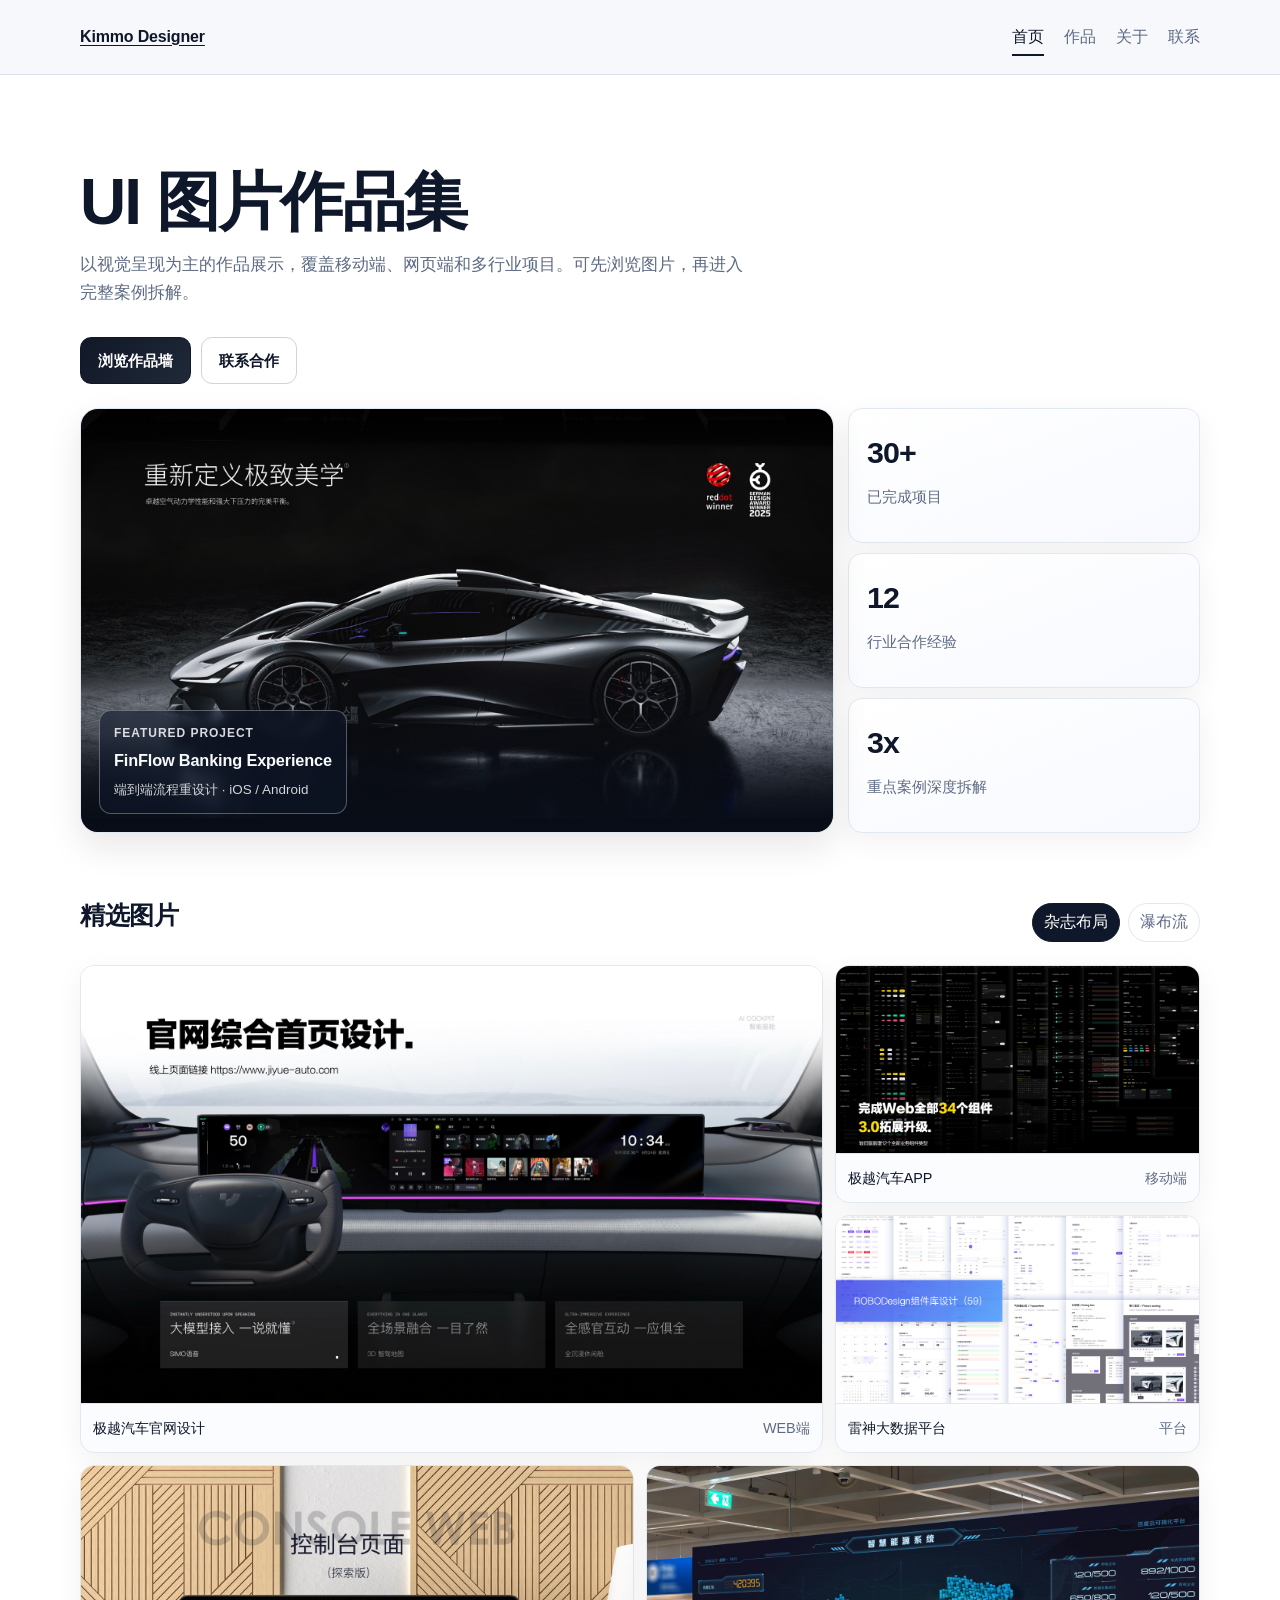
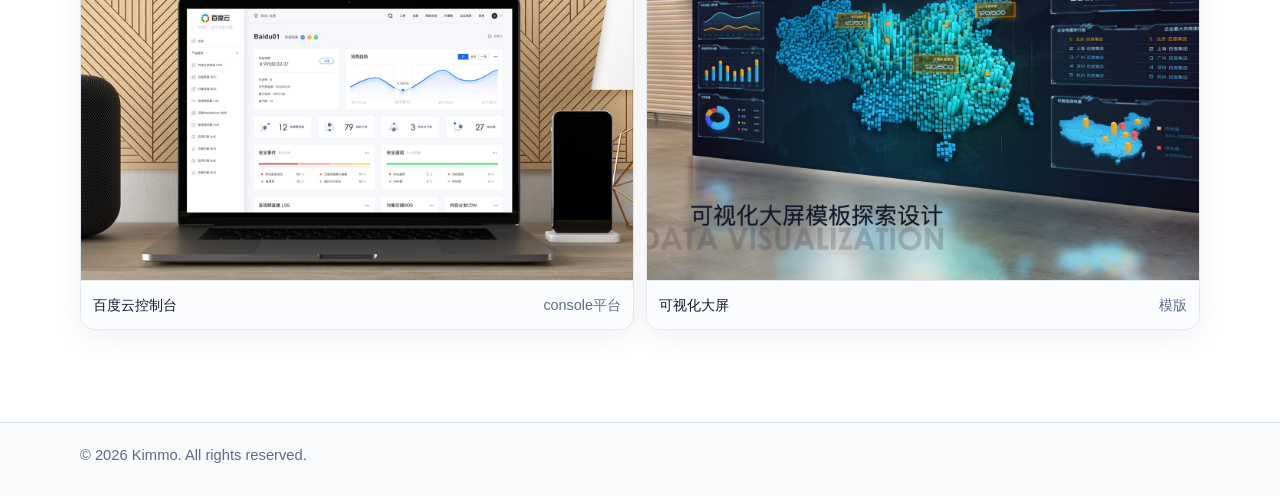
<file: index.html>
<!doctype html>
<html lang="zh-CN">
  <head>
    <meta charset="UTF-8" />
    <meta name="viewport" content="width=device-width, initial-scale=1.0" />
    <title>Kimmo | UI 设计作品集</title>
    <meta
      name="description"
      content="UI 设计师个人网站，展示移动端与网页端设计案例，聚焦转化与可用性提升。"
    />
    <meta property="og:title" content="Kimmo | UI 设计作品集" />
    <meta
      property="og:description"
      content="查看 3 个核心案例：银行产品重设计、电商结算优化、医疗预约体验升级。"
    />
    <meta property="og:type" content="website" />
    <link rel="stylesheet" href="styles.css" />
  </head>
  <body>
    <header class="site-header">
      <div class="container nav-wrap">
        <a class="brand" href="index.html">Kimmo Designer</a>
        <nav class="nav" aria-label="主导航">
          <a aria-current="page" href="index.html">首页</a>
          <a href="works.html">作品</a>
          <a href="about.html">关于</a>
          <a href="contact.html">联系</a>
        </nav>
      </div>
    </header>

    <main class="container">
      <section class="hero hero-compact">
        <h1>UI 图片作品集</h1>
        <p>
          以视觉呈现为主的作品展示，覆盖移动端、网页端和多行业项目。可先浏览图片，再进入完整案例拆解。
        </p>
        <div class="cta-row">
          <a class="btn primary" href="works.html">浏览作品墙</a>
          <a class="btn" href="contact.html">联系合作</a>
        </div>
      </section>

      <section class="kv-showcase" aria-label="首页主视觉">
        <div class="kv-main">
          <img
            class="photo-media"
            src="https://picsum.photos/id/26/1800/1100"
            data-asset="finflow/kv-main"
            alt="首页主视觉作品图"
            loading="eager"
            decoding="async"
          />
          <div class="kv-overlay-card">
            <strong>Featured Project</strong>
            <span>FinFlow Banking Experience</span>
            <small>端到端流程重设计 · iOS / Android</small>
          </div>
        </div>
        <div class="kv-side">
          <article class="kv-metric">
            <strong>30+</strong>
            <span>已完成项目</span>
          </article>
          <article class="kv-metric">
            <strong>12</strong>
            <span>行业合作经验</span>
          </article>
          <article class="kv-metric">
            <strong>3x</strong>
            <span>重点案例深度拆解</span>
          </article>
        </div>
      </section>

      <section class="section">
        <div class="gallery-intro">
          <h2>精选图片</h2>
          <div class="gallery-controls" data-layout-group="home">
            <button class="layout-btn active" type="button" data-home-layout="magazine" aria-pressed="true">
              杂志布局
            </button>
            <button class="layout-btn" type="button" data-home-layout="masonry" aria-pressed="false">
              瀑布流
            </button>
          </div>
        </div>
        <div class="photo-wall photo-wall-home" data-home-wall>
          <a class="photo-tile large" href="case-finflow.html">
            <div class="photo-frame">
              <img
                class="photo-media"
                src="https://picsum.photos/id/0/1600/1000"
                data-asset="finflow/home-cover"
                alt="FinFlow 主流程视觉稿"
                loading="lazy"
                decoding="async"
              />
            </div>
            <div class="photo-caption"><span>极越汽车官网设计</span><span>WEB端</span></div>
          </a>
          <a class="photo-tile medium" href="case-shoplane.html">
            <div class="photo-frame">
              <img
                class="photo-media"
                src="https://picsum.photos/id/20/1200/900"
                data-asset="shoplane/home-cover"
                alt="Shoplane Checkout 页面视觉稿"
                loading="lazy"
                decoding="async"
              />
            </div>
            <div class="photo-caption"><span>极越汽车APP</span><span>移动端</span></div>
          </a>
          <a class="photo-tile small" href="case-healthbridge.html">
            <div class="photo-frame">
              <img
                class="photo-media"
                src="https://picsum.photos/id/96/1200/900"
                data-asset="healthbridge/home-cover"
                alt="HealthBridge 预约流程视觉稿"
                loading="lazy"
                decoding="async"
              />
            </div>
            <div class="photo-caption"><span>雷神大数据平台</span><span>平台</span></div>
          </a>
          <a class="photo-tile medium" href="case-finflow.html">
            <div class="photo-frame">
              <img
                class="photo-media"
                src="https://picsum.photos/id/48/1200/900"
                data-asset="finflow/home-system"
                alt="FinFlow 组件规范展示图"
                loading="lazy"
                decoding="async"
              />
            </div>
            <div class="photo-caption"><span>百度云控制台</span><span>console平台</span></div>
          </a>
          <a class="photo-tile small" href="case-shoplane.html">
            <div class="photo-frame">
              <img
                class="photo-media"
                src="https://picsum.photos/id/60/1200/900"
                data-asset="shoplane/home-detail"
                alt="Shoplane 结算细节视觉图"
                loading="lazy"
                decoding="async"
              />
            </div>
            <div class="photo-caption"><span>可视化大屏</span><span>模版</span></div>
          </a>
        </div>
      </section>
    </main>

    <footer class="site-footer">
      <div class="container">© <span data-year></span> Kimmo. All rights reserved.</div>
    </footer>
    <script src="script.js"></script>
  </body>
</html>
</file>
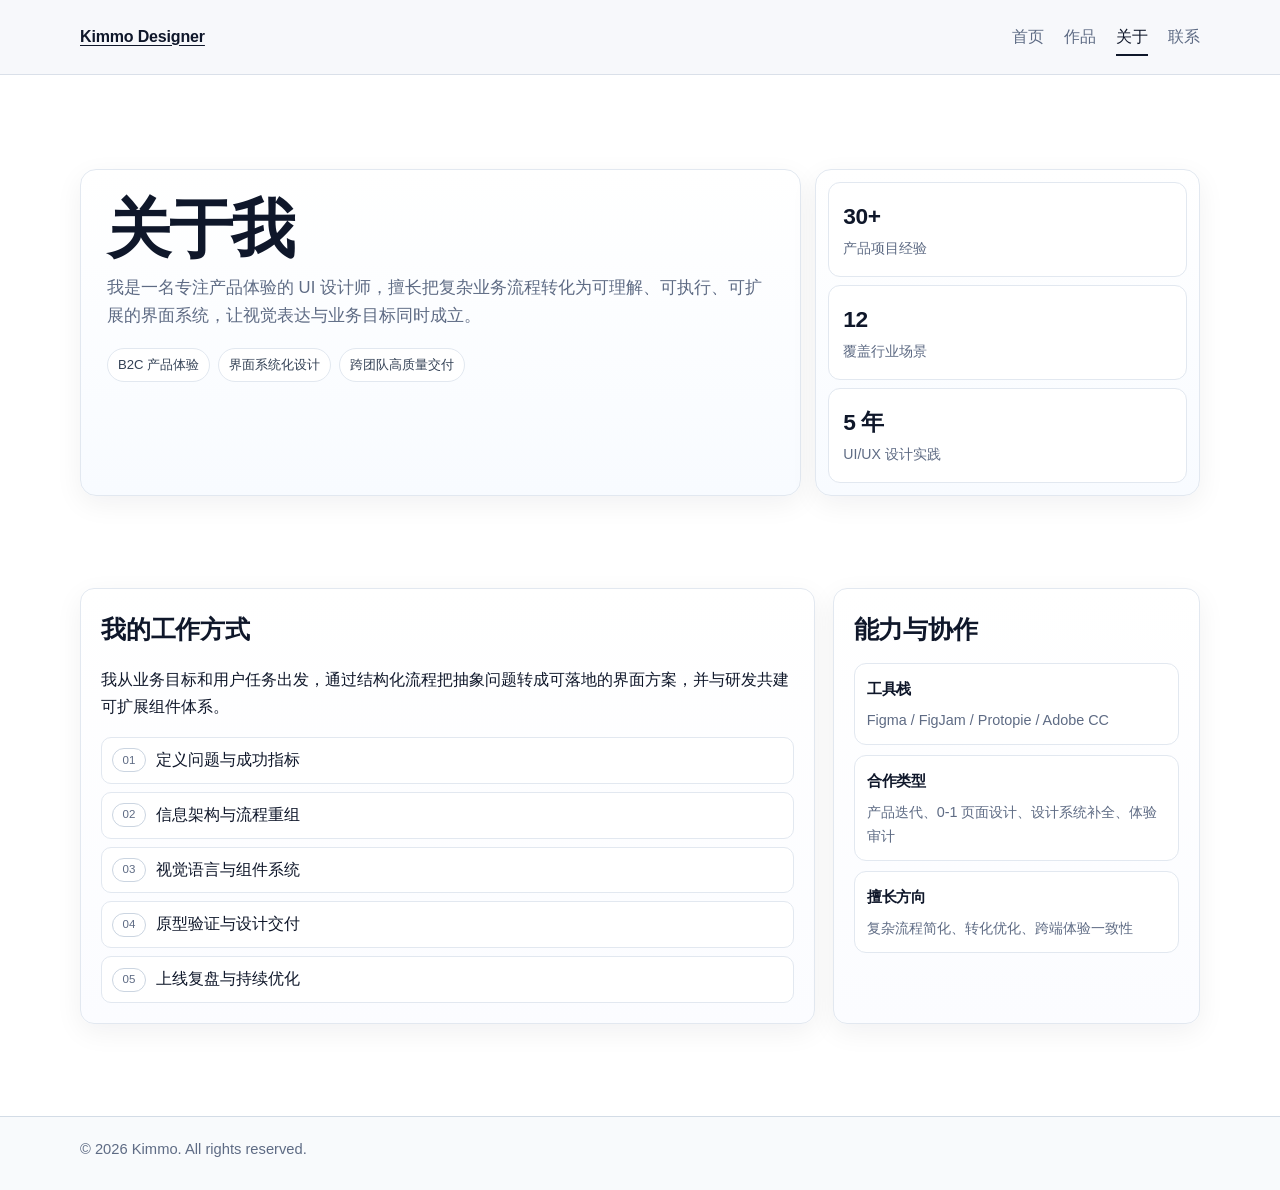
<file: about.html>
<!doctype html>
<html lang="zh-CN">
  <head>
    <meta charset="UTF-8" />
    <meta name="viewport" content="width=device-width, initial-scale=1.0" />
    <title>关于我 | Kimmo</title>
    <meta
      name="description"
      content="UI 设计师个人介绍：设计方法、工具栈与合作方式。"
    />
    <link rel="stylesheet" href="styles.css" />
  </head>
  <body>
    <header class="site-header">
      <div class="container nav-wrap">
        <a class="brand" href="index.html">Kimmo Designer</a>
        <nav class="nav" aria-label="主导航">
          <a href="index.html">首页</a>
          <a href="works.html">作品</a>
          <a aria-current="page" href="about.html">关于</a>
          <a href="contact.html">联系</a>
        </nav>
      </div>
    </header>
    <main class="container">
      <section class="hero about-hero">
        <div class="about-hero-main">
          <h1>关于我</h1>
          <p>
            我是一名专注产品体验的 UI 设计师，擅长把复杂业务流程转化为可理解、可执行、可扩展的界面系统，让视觉表达与业务目标同时成立。
          </p>
          <div class="about-tags">
            <span class="about-tag">B2C 产品体验</span>
            <span class="about-tag">界面系统化设计</span>
            <span class="about-tag">跨团队高质量交付</span>
          </div>
        </div>
        <aside class="about-hero-side">
          <article class="about-stat">
            <strong>30+</strong>
            <span>产品项目经验</span>
          </article>
          <article class="about-stat">
            <strong>12</strong>
            <span>覆盖行业场景</span>
          </article>
          <article class="about-stat">
            <strong>5 年</strong>
            <span>UI/UX 设计实践</span>
          </article>
        </aside>
      </section>

      <section class="section two-col">
        <article class="panel">
          <h2>我的工作方式</h2>
          <p>
            我从业务目标和用户任务出发，通过结构化流程把抽象问题转成可落地的界面方案，并与研发共建可扩展组件体系。
          </p>
          <ol class="about-process">
            <li><span>01</span>定义问题与成功指标</li>
            <li><span>02</span>信息架构与流程重组</li>
            <li><span>03</span>视觉语言与组件系统</li>
            <li><span>04</span>原型验证与设计交付</li>
            <li><span>05</span>上线复盘与持续优化</li>
          </ol>
        </article>
        <aside class="panel">
          <h2>能力与协作</h2>
          <div class="about-card-list">
            <div class="about-card-item">
              <h3>工具栈</h3>
              <p>Figma / FigJam / Protopie / Adobe CC</p>
            </div>
            <div class="about-card-item">
              <h3>合作类型</h3>
              <p>产品迭代、0-1 页面设计、设计系统补全、体验审计</p>
            </div>
            <div class="about-card-item">
              <h3>擅长方向</h3>
              <p>复杂流程简化、转化优化、跨端体验一致性</p>
            </div>
          </div>
        </aside>
      </section>
    </main>
    <footer class="site-footer">
      <div class="container">© <span data-year></span> Kimmo. All rights reserved.</div>
    </footer>
    <script src="script.js"></script>
  </body>
</html>
</file>
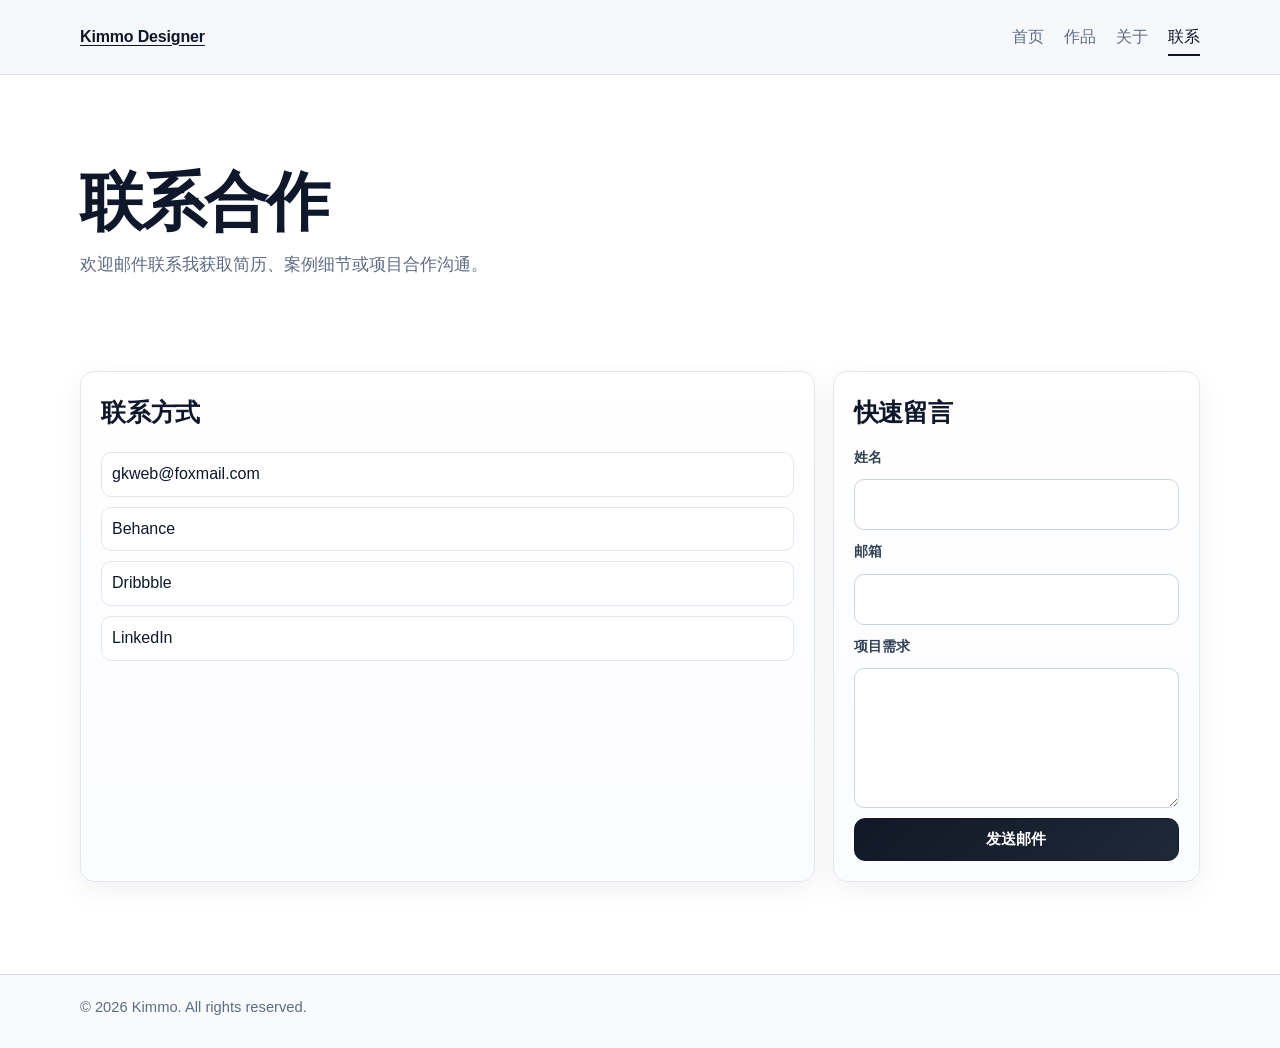
<file: contact.html>
<!doctype html>
<html lang="zh-CN">
  <head>
    <meta charset="UTF-8" />
    <meta name="viewport" content="width=device-width, initial-scale=1.0" />
    <title>联系我 | Kimmo</title>
    <meta name="description" content="联系 UI 设计师：邮箱、社媒与项目合作咨询。" />
    <link rel="stylesheet" href="styles.css" />
  </head>
  <body>
    <header class="site-header">
      <div class="container nav-wrap">
        <a class="brand" href="index.html">Kimmo Designer</a>
        <nav class="nav" aria-label="主导航">
          <a href="index.html">首页</a>
          <a href="works.html">作品</a>
          <a href="about.html">关于</a>
          <a aria-current="page" href="contact.html">联系</a>
        </nav>
      </div>
    </header>
    <main class="container">
      <section class="hero">
        <h1>联系合作</h1>
        <p>欢迎邮件联系我获取简历、案例细节或项目合作沟通。</p>
      </section>
      <section class="section two-col">
        <article class="panel">
          <h2>联系方式</h2>
          <div class="contact-list">
            <a href="mailto:gkweb@foxmail.com">gkweb@foxmail.com</a>
            <a href="mailto:gkweb@foxmail.com">Behance</a>
            <a href="mailto:gkweb@foxmail.com">Dribbble</a>
            <a href="mailto:gkweb@foxmail.com">LinkedIn</a>
          </div>
        </article>
        <aside class="panel">
          <h2>快速留言</h2>
          <form id="contact-form">
            <label for="name">姓名</label>
            <input id="name" name="name" type="text" required />
            <label for="email">邮箱</label>
            <input id="email" name="email" type="email" required />
            <label for="message">项目需求</label>
            <textarea id="message" name="message" required></textarea>
            <button class="btn primary" type="submit">发送邮件</button>
          </form>
        </aside>
      </section>
    </main>
    <footer class="site-footer">
      <div class="container">© <span data-year></span> Kimmo. All rights reserved.</div>
    </footer>
    <script src="script.js"></script>
  </body>
</html>
</file>
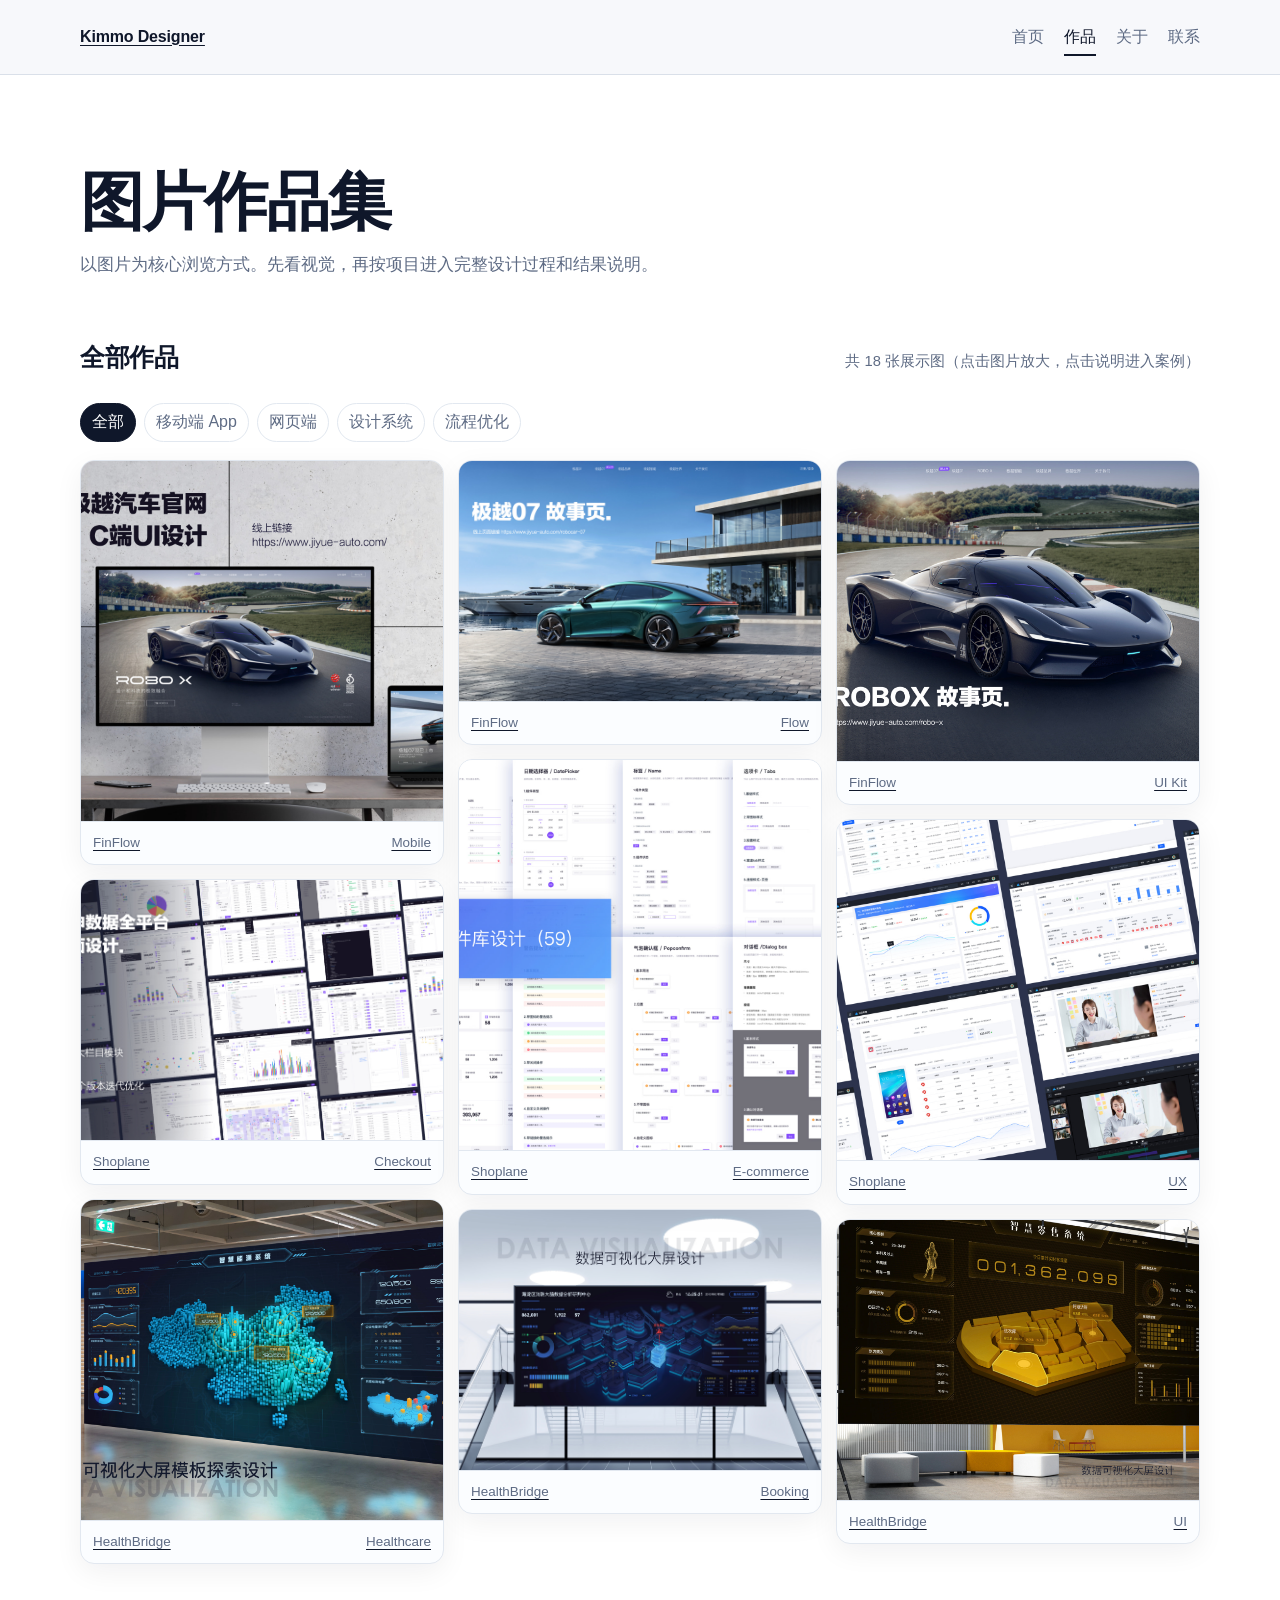
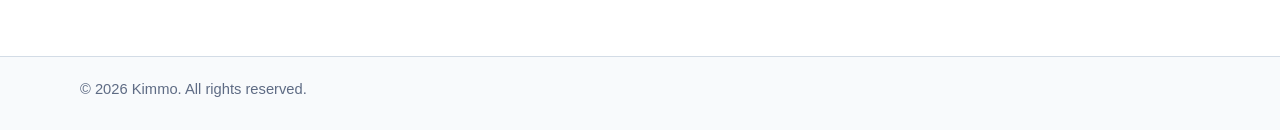
<file: works.html>
<!doctype html>
<html lang="zh-CN">
  <head>
    <meta charset="UTF-8" />
    <meta name="viewport" content="width=device-width, initial-scale=1.0" />
    <title>作品集 | Kimmo</title>
    <meta name="description" content="UI 设计项目作品集，包含金融、电商、医疗场景案例拆解。" />
    <link rel="stylesheet" href="styles.css" />
  </head>
  <body>
    <header class="site-header">
      <div class="container nav-wrap">
        <a class="brand" href="index.html">Kimmo Designer</a>
        <nav class="nav" aria-label="主导航">
          <a href="index.html">首页</a>
          <a aria-current="page" href="works.html">作品</a>
          <a href="about.html">关于</a>
          <a href="contact.html">联系</a>
        </nav>
      </div>
    </header>
    <main class="container">
      <section class="hero hero-compact">
        <h1>图片作品集</h1>
        <p>以图片为核心浏览方式。先看视觉，再按项目进入完整设计过程和结果说明。</p>
      </section>

      <section class="section">
        <div class="section-title-row">
          <h2>全部作品</h2>
          <p>共 18 张展示图（点击图片放大，点击说明进入案例）</p>
        </div>
        <div class="filters" data-filter-group="works" aria-label="作品分类">
          <button class="filter-tag active" type="button" data-filter="all">全部</button>
          <button class="filter-tag" type="button" data-filter="mobile">移动端 App</button>
          <button class="filter-tag" type="button" data-filter="web">网页端</button>
          <button class="filter-tag" type="button" data-filter="system">设计系统</button>
          <button class="filter-tag" type="button" data-filter="flow">流程优化</button>
        </div>

        <div class="masonry">
          <a
            class="work-shot"
            href="case-finflow.html"
            style="--shot-height: 360px"
            data-category="mobile flow"
          >
            <div class="photo-frame">
              <img
                class="photo-media"
                src="https://picsum.photos/id/0/1200/1400"
                data-asset="finflow/works-01"
                alt="FinFlow 开户主流程设计图"
                loading="lazy"
                decoding="async"
              />
            </div>
            <figcaption><span>FinFlow</span><span>Mobile</span></figcaption>
          </a>
          <a
            class="work-shot"
            href="case-shoplane.html"
            style="--shot-height: 260px"
            data-category="web flow"
          >
            <div class="photo-frame">
              <img
                class="photo-media"
                src="https://picsum.photos/id/20/1200/1000"
                data-asset="shoplane/works-01"
                alt="Shoplane 购物车与结算页面"
                loading="lazy"
                decoding="async"
              />
            </div>
            <figcaption><span>Shoplane</span><span>Checkout</span></figcaption>
          </a>
          <a
            class="work-shot"
            href="case-healthbridge.html"
            style="--shot-height: 320px"
            data-category="web flow"
          >
            <div class="photo-frame">
              <img
                class="photo-media"
                src="https://picsum.photos/id/96/1200/1300"
                data-asset="healthbridge/works-01"
                alt="HealthBridge 医生选择界面"
                loading="lazy"
                decoding="async"
              />
            </div>
            <figcaption><span>HealthBridge</span><span>Healthcare</span></figcaption>
          </a>
          <a
            class="work-shot"
            href="case-finflow.html"
            style="--shot-height: 240px"
            data-category="mobile flow"
          >
            <div class="photo-frame">
              <img
                class="photo-media"
                src="https://picsum.photos/id/48/1200/900"
                data-asset="finflow/works-02"
                alt="FinFlow 转账反馈状态页面"
                loading="lazy"
                decoding="async"
              />
            </div>
            <figcaption><span>FinFlow</span><span>Flow</span></figcaption>
          </a>
          <a
            class="work-shot"
            href="case-shoplane.html"
            style="--shot-height: 390px"
            data-category="web flow"
          >
            <div class="photo-frame">
              <img
                class="photo-media"
                src="https://picsum.photos/id/60/1200/1500"
                data-asset="shoplane/works-02"
                alt="Shoplane 支付方式层级设计图"
                loading="lazy"
                decoding="async"
              />
            </div>
            <figcaption><span>Shoplane</span><span>E-commerce</span></figcaption>
          </a>
          <a
            class="work-shot"
            href="case-healthbridge.html"
            style="--shot-height: 260px"
            data-category="web flow"
          >
            <div class="photo-frame">
              <img
                class="photo-media"
                src="https://picsum.photos/id/1040/1200/1000"
                data-asset="healthbridge/works-02"
                alt="HealthBridge 档期日历界面"
                loading="lazy"
                decoding="async"
              />
            </div>
            <figcaption><span>HealthBridge</span><span>Booking</span></figcaption>
          </a>
          <a
            class="work-shot"
            href="case-finflow.html"
            style="--shot-height: 300px"
            data-category="mobile system"
          >
            <div class="photo-frame">
              <img
                class="photo-media"
                src="https://picsum.photos/id/1060/1200/1200"
                data-asset="finflow/works-03"
                alt="FinFlow 卡片组件系统"
                loading="lazy"
                decoding="async"
              />
            </div>
            <figcaption><span>FinFlow</span><span>UI Kit</span></figcaption>
          </a>
          <a
            class="work-shot"
            href="case-shoplane.html"
            style="--shot-height: 340px"
            data-category="web system"
          >
            <div class="photo-frame">
              <img
                class="photo-media"
                src="https://picsum.photos/id/1084/1200/1300"
                data-asset="shoplane/works-03"
                alt="Shoplane 错误提示策略展示"
                loading="lazy"
                decoding="async"
              />
            </div>
            <figcaption><span>Shoplane</span><span>UX</span></figcaption>
          </a>
          <a
            class="work-shot"
            href="case-healthbridge.html"
            style="--shot-height: 280px"
            data-category="web mobile flow"
          >
            <div class="photo-frame">
              <img
                class="photo-media"
                src="https://picsum.photos/id/1011/1200/1100"
                data-asset="healthbridge/works-03"
                alt="HealthBridge 预约确认页"
                loading="lazy"
                decoding="async"
              />
            </div>
            <figcaption><span>HealthBridge</span><span>UI</span></figcaption>
          </a>
        </div>
      </section>
    </main>
    <footer class="site-footer">
      <div class="container">© <span data-year></span> Kimmo. All rights reserved.</div>
    </footer>
    <script src="script.js"></script>
  </body>
</html>
</file>
<file: styles.css>
:root {
  --bg: #ffffff;
  --surface: #ffffff;
  --surface-soft: #fbfcff;
  --text: #0f172a;
  --muted: #5e6b84;
  --line: #e2e8f0;
  --line-strong: #cbd5e1;
  --accent: #111827;
  --accent-soft: #eef2ff;
  --accent-invert: #ffffff;
  --shadow-soft: 0 8px 28px rgba(15, 23, 42, 0.06);
  --shadow-hover: 0 14px 34px rgba(15, 23, 42, 0.1);
}

* {
  box-sizing: border-box;
}

html,
body {
  margin: 0;
  padding: 0;
  background: var(--bg);
  color: var(--text);
  font-family: "Inter", -apple-system, BlinkMacSystemFont, "Segoe UI", Roboto, sans-serif;
  line-height: 1.68;
  -webkit-font-smoothing: antialiased;
  text-rendering: optimizeLegibility;
}

a {
  color: inherit;
  text-underline-offset: 0.2em;
}

.container {
  width: min(1120px, 92%);
  margin: 0 auto;
}

.site-header {
  position: sticky;
  top: 0;
  z-index: 20;
  background: rgba(246, 247, 251, 0.82);
  border-bottom: 1px solid rgba(203, 213, 225, 0.65);
  backdrop-filter: saturate(130%) blur(10px);
}

.nav-wrap {
  display: flex;
  align-items: center;
  justify-content: space-between;
  min-height: 74px;
}

.brand {
  font-weight: 700;
  letter-spacing: -0.01em;
}

.nav {
  display: flex;
  gap: 20px;
  flex-wrap: wrap;
}

.nav a {
  position: relative;
  color: var(--muted);
  text-decoration: none;
  font-weight: 500;
  transition: color 0.2s ease;
}

.nav a::after {
  content: "";
  position: absolute;
  left: 0;
  bottom: -6px;
  width: 100%;
  height: 2px;
  background: var(--text);
  transform: scaleX(0);
  transform-origin: left;
  transition: transform 0.22s ease;
}

.nav a:hover {
  color: var(--text);
}

.nav a:hover::after,
.nav a[aria-current="page"]::after {
  transform: scaleX(1);
}

.nav a[aria-current="page"] {
  color: var(--text);
}

.hero {
  padding: 94px 0 58px;
}

.hero h1 {
  margin: 0 0 14px;
  font-size: clamp(2.3rem, 5.2vw, 4rem);
  line-height: 1.06;
  letter-spacing: -0.03em;
  max-width: 12ch;
}

.hero p {
  margin: 0;
  max-width: 72ch;
  color: var(--muted);
  font-size: 1.04rem;
}

.cta-row {
  margin-top: 30px;
  display: flex;
  gap: 10px;
  flex-wrap: wrap;
}

.btn {
  display: inline-flex;
  align-items: center;
  justify-content: center;
  border: 1px solid var(--line-strong);
  border-radius: 11px;
  background: var(--surface);
  color: var(--text);
  padding: 10px 17px;
  font-size: 0.95rem;
  font-weight: 600;
  text-decoration: none;
  transition: all 0.22s ease;
}

.btn:hover {
  text-decoration: none;
  transform: translateY(-1px);
  box-shadow: var(--shadow-soft);
}

.btn.primary {
  background: linear-gradient(135deg, #111827, #1f2937);
  border-color: #111827;
  color: var(--accent-invert);
}

.btn.primary:hover {
  box-shadow: 0 12px 26px rgba(17, 24, 39, 0.24);
}

.section {
  padding: 34px 0 50px;
}

.section h2 {
  margin: 0 0 12px;
  font-size: 1.56rem;
  letter-spacing: -0.02em;
}

.section-intro {
  margin: 0 0 24px;
  color: var(--muted);
}

.grid {
  display: grid;
  grid-template-columns: repeat(3, minmax(0, 1fr));
  gap: 16px;
}

.card,
.panel,
.kpi,
.work-shot,
.photo-tile {
  border: 1px solid var(--line);
  border-radius: 14px;
  background: linear-gradient(180deg, var(--surface), var(--surface-soft));
  box-shadow: var(--shadow-soft);
}

.card {
  padding: 20px;
  transition: transform 0.22s ease, box-shadow 0.22s ease, border-color 0.22s ease;
}

.card:hover {
  transform: translateY(-2px);
  border-color: var(--line-strong);
  box-shadow: var(--shadow-hover);
}

.card h3 {
  margin: 0 0 8px;
  font-size: 1.02rem;
  line-height: 1.35;
}

.card p {
  margin: 0;
  color: var(--muted);
  font-size: 0.95rem;
}

.meta {
  display: flex;
  flex-wrap: wrap;
  gap: 10px;
  margin-top: 12px;
  color: var(--muted);
  font-size: 0.88rem;
}

.pill {
  border: 1px solid var(--line);
  border-radius: 999px;
  padding: 3px 10px;
  background: #f8fafc;
  color: #334155;
}

.case-header {
  padding: 80px 0 20px;
}

.case-kpis {
  display: grid;
  grid-template-columns: repeat(3, minmax(0, 1fr));
  gap: 12px;
}

.kpi {
  padding: 16px;
}

.kpi strong {
  display: block;
  margin-bottom: 2px;
  font-size: 1.35rem;
  letter-spacing: -0.02em;
}

.two-col {
  display: grid;
  grid-template-columns: 2fr 1fr;
  gap: 18px;
}

.panel {
  padding: 20px;
}

.panel h2,
.panel h3 {
  margin-top: 0;
  letter-spacing: -0.01em;
}

.panel p:last-child {
  margin-bottom: 0;
}

.site-footer {
  margin-top: 42px;
  border-top: 1px solid rgba(203, 213, 225, 0.8);
  background: rgba(248, 250, 252, 0.9);
}

.site-footer .container {
  padding: 20px 0 28px;
  color: var(--muted);
  font-size: 0.92rem;
}

.contact-list {
  display: grid;
  gap: 10px;
  margin: 18px 0;
}

.contact-list a {
  padding: 8px 10px;
  border: 1px solid var(--line);
  border-radius: 10px;
  text-decoration: none;
  background: var(--surface);
  transition: all 0.2s ease;
}

.contact-list a:hover {
  border-color: var(--line-strong);
  transform: translateX(2px);
}

form {
  display: grid;
  gap: 10px;
}

label {
  font-size: 0.88rem;
  color: #334155;
  font-weight: 600;
}

input,
textarea {
  width: 100%;
  padding: 11px 12px;
  border: 1px solid var(--line-strong);
  border-radius: 10px;
  background: #ffffff;
  color: var(--text);
  font: inherit;
  transition: border-color 0.2s ease, box-shadow 0.2s ease;
}

input:focus,
textarea:focus {
  outline: none;
  border-color: #6366f1;
  box-shadow: 0 0 0 4px rgba(99, 102, 241, 0.15);
}

textarea {
  min-height: 140px;
  resize: vertical;
}

.hero-compact {
  padding-bottom: 24px;
}

.kv-showcase {
  display: grid;
  grid-template-columns: 1.5fr 0.7fr;
  gap: 14px;
  margin: 0 0 28px;
}

.kv-main {
  position: relative;
  min-height: 420px;
  border: 1px solid var(--line);
  border-radius: 18px;
  overflow: hidden;
  box-shadow: var(--shadow-hover);
  background: #dbe7ff;
}

.kv-main::after {
  content: "";
  position: absolute;
  inset: auto 0 0;
  height: 42%;
  background: linear-gradient(to top, rgba(15, 23, 42, 0.56), rgba(15, 23, 42, 0));
  pointer-events: none;
}

.kv-main .photo-media {
  width: 100%;
  height: 100%;
}

.kv-overlay-card {
  position: absolute;
  left: 18px;
  bottom: 18px;
  z-index: 2;
  display: grid;
  gap: 4px;
  padding: 12px 14px;
  border: 1px solid rgba(255, 255, 255, 0.3);
  border-radius: 12px;
  background: rgba(15, 23, 42, 0.58);
  color: #f8fafc;
  backdrop-filter: blur(6px);
}

.kv-overlay-card strong {
  font-size: 0.75rem;
  letter-spacing: 0.08em;
  text-transform: uppercase;
  opacity: 0.86;
}

.kv-overlay-card span {
  font-size: 1.02rem;
  font-weight: 600;
  letter-spacing: -0.01em;
}

.kv-overlay-card small {
  font-size: 0.84rem;
  opacity: 0.84;
}

.kv-side {
  display: grid;
  gap: 10px;
}

.kv-metric {
  padding: 18px;
  border: 1px solid var(--line);
  border-radius: 14px;
  background: linear-gradient(160deg, #ffffff, #f7f9ff);
  box-shadow: var(--shadow-soft);
}

.kv-metric strong {
  display: block;
  margin-bottom: 6px;
  font-size: 1.9rem;
  letter-spacing: -0.03em;
}

.kv-metric span {
  color: var(--muted);
  font-size: 0.92rem;
}

.about-hero {
  display: grid;
  grid-template-columns: 1.5fr 0.8fr;
  gap: 14px;
}

.about-hero-main,
.about-hero-side {
  border: 1px solid var(--line);
  border-radius: 16px;
  background: linear-gradient(180deg, #ffffff, #f8fbff);
  box-shadow: var(--shadow-soft);
}

.about-hero-main {
  padding: 26px;
}

.about-hero-main h1 {
  margin-bottom: 10px;
}

.about-tags {
  margin-top: 18px;
  display: flex;
  gap: 8px;
  flex-wrap: wrap;
}

.about-tag {
  padding: 5px 10px;
  border-radius: 999px;
  border: 1px solid var(--line);
  background: #ffffff;
  font-size: 0.82rem;
  color: #334155;
}

.about-hero-side {
  padding: 12px;
  display: grid;
  gap: 8px;
}

.about-stat {
  border: 1px solid var(--line);
  border-radius: 12px;
  background: #ffffff;
  padding: 14px;
}

.about-stat strong {
  display: block;
  font-size: 1.42rem;
  letter-spacing: -0.02em;
}

.about-stat span {
  color: var(--muted);
  font-size: 0.88rem;
}

.about-process {
  margin: 16px 0 0;
  padding: 0;
  list-style: none;
  display: grid;
  gap: 8px;
}

.about-process li {
  display: flex;
  align-items: center;
  gap: 10px;
  padding: 9px 10px;
  border: 1px solid var(--line);
  border-radius: 10px;
  background: #ffffff;
}

.about-process li span {
  width: 34px;
  height: 24px;
  border-radius: 999px;
  border: 1px solid var(--line-strong);
  display: inline-flex;
  align-items: center;
  justify-content: center;
  font-size: 0.72rem;
  color: var(--muted);
}

.about-card-list {
  display: grid;
  gap: 10px;
}

.about-card-item {
  border: 1px solid var(--line);
  border-radius: 12px;
  padding: 12px;
  background: #ffffff;
}

.about-card-item h3 {
  margin: 0 0 6px;
  font-size: 0.96rem;
}

.about-card-item p {
  margin: 0;
  color: var(--muted);
  font-size: 0.9rem;
}

.gallery-intro {
  display: flex;
  justify-content: space-between;
  align-items: center;
  gap: 16px;
  margin-bottom: 16px;
  flex-wrap: wrap;
}

.gallery-intro p {
  margin: 0;
  color: var(--muted);
}

.gallery-controls {
  display: inline-flex;
  gap: 8px;
  align-items: center;
}

.layout-btn {
  border: 1px solid var(--line);
  border-radius: 999px;
  padding: 5px 11px;
  font-size: 0.84rem;
  color: var(--muted);
  background: #fff;
  cursor: pointer;
  font: inherit;
  transition: all 0.2s ease;
}

.layout-btn:hover {
  border-color: var(--line-strong);
  color: var(--text);
}

.layout-btn.active {
  color: #ffffff;
  background: #0f172a;
  border-color: #0f172a;
}

.photo-wall {
  display: grid;
  grid-template-columns: repeat(12, minmax(0, 1fr));
  gap: 12px;
}

.photo-wall-home {
  --home-top-row: 238px;
  grid-template-areas:
    "hero hero hero hero hero hero hero hero sideTop sideTop sideTop sideTop"
    "hero hero hero hero hero hero hero hero sideMid sideMid sideMid sideMid"
    "bottomLeft bottomLeft bottomLeft bottomLeft bottomLeft bottomLeft bottomRight bottomRight bottomRight bottomRight bottomRight bottomRight";
  grid-template-rows: var(--home-top-row) var(--home-top-row) auto;
  align-items: stretch;
}

.photo-wall-home .photo-tile:nth-child(1) {
  grid-area: hero;
}

.photo-wall-home .photo-tile:nth-child(2) {
  grid-area: sideTop;
}

.photo-wall-home .photo-tile:nth-child(3) {
  grid-area: sideMid;
}

.photo-wall-home .photo-tile:nth-child(4) {
  grid-area: bottomLeft;
}

.photo-wall-home .photo-tile:nth-child(5) {
  grid-area: bottomRight;
}

.photo-wall-home .photo-frame {
  min-height: 0;
  height: 100%;
}

.photo-wall-home .photo-tile {
  display: grid;
  grid-template-rows: 1fr auto;
  height: 100%;
}

.photo-wall-home .photo-tile:nth-child(4) .photo-frame,
.photo-wall-home .photo-tile:nth-child(5) .photo-frame {
  aspect-ratio: 4 / 3;
  height: auto;
}

.photo-wall-home.home-layout-masonry {
  display: block;
  column-count: 3;
  column-gap: 12px;
}

.photo-wall-home.home-layout-masonry .photo-tile {
  display: block;
  break-inside: avoid;
  margin-bottom: 12px;
  height: auto;
}

.photo-wall-home.home-layout-masonry .photo-tile:nth-child(n) {
  grid-column: auto;
  grid-row: auto;
}

.photo-wall-home.home-layout-masonry .photo-frame,
.photo-wall-home.home-layout-masonry .photo-tile.large .photo-frame,
.photo-wall-home.home-layout-masonry .photo-tile.medium .photo-frame,
.photo-wall-home.home-layout-masonry .photo-tile.small .photo-frame {
  min-height: 280px;
}

.photo-tile {
  overflow: hidden;
  text-decoration: none;
  color: var(--text);
  transition: transform 0.24s ease, box-shadow 0.24s ease;
}

.photo-tile:hover {
  transform: translateY(-2px);
  box-shadow: var(--shadow-hover);
}

.photo-tile.large {
  grid-column: span 8;
}

.photo-tile.medium {
  grid-column: span 4;
}

.photo-tile.small {
  grid-column: span 4;
}

.photo-frame {
  min-height: 180px;
  position: relative;
  overflow: hidden;
  background: #e2e8f0;
}

.photo-media {
  width: 100%;
  height: 100%;
  display: block;
  object-fit: cover;
  transition: transform 0.3s ease;
  cursor: zoom-in;
}

.photo-tile:hover .photo-media,
.work-shot:hover .photo-media {
  transform: scale(1.04);
}

.photo-tile.large .photo-frame {
  min-height: 380px;
}

.photo-tile.medium .photo-frame {
  min-height: 230px;
}

.photo-wall-home .photo-tile.large .photo-frame,
.photo-wall-home .photo-tile.medium .photo-frame,
.photo-wall-home .photo-tile.small .photo-frame {
  min-height: 100%;
}

.photo-caption {
  width: 100%;
  display: flex;
  justify-content: space-between;
  gap: 12px;
  padding: 12px;
  font-size: 0.9rem;
  border-top: 1px solid var(--line);
}

.photo-caption span:last-child {
  color: var(--muted);
}

.filters {
  display: flex;
  gap: 8px;
  flex-wrap: wrap;
  margin: 0 0 18px;
}

.filter-tag {
  border: 1px solid var(--line);
  border-radius: 999px;
  padding: 5px 11px;
  font-size: 0.86rem;
  color: var(--muted);
  background: #fff;
  cursor: pointer;
  font: inherit;
  transition: all 0.2s ease;
}

.filter-tag:hover {
  border-color: var(--line-strong);
  color: var(--text);
}

.filter-tag.active {
  color: #ffffff;
  background: #0f172a;
  border-color: #0f172a;
}

.masonry {
  column-count: 3;
  column-gap: 14px;
}

.work-shot {
  display: block;
  break-inside: avoid;
  margin-bottom: 14px;
  overflow: hidden;
  background: #fbfdff;
  transition: transform 0.24s ease, box-shadow 0.24s ease;
}

.work-shot:hover {
  transform: translateY(-2px);
  box-shadow: var(--shadow-hover);
}

.work-shot .photo-frame {
  min-height: var(--shot-height, 280px);
}

.work-shot .photo-media {
  height: var(--shot-height, 280px);
}

.work-shot figcaption {
  display: flex;
  justify-content: space-between;
  gap: 8px;
  padding: 10px 12px;
  font-size: 0.84rem;
  color: var(--muted);
  border-top: 1px solid var(--line);
}

.case-gallery {
  display: grid;
  grid-template-columns: 2fr 1fr;
  gap: 12px;
  margin: 20px 0 14px;
}

.case-gallery .work-shot {
  margin: 0;
}

.case-gallery-stack {
  display: grid;
  gap: 12px;
}

.section-title-row {
  display: flex;
  justify-content: space-between;
  align-items: baseline;
  gap: 12px;
  margin-bottom: 12px;
}

.section-title-row p {
  margin: 0;
  color: var(--muted);
  font-size: 0.92rem;
}

.work-shot[hidden] {
  display: none;
}

.lightbox {
  position: fixed;
  inset: 0;
  z-index: 100;
  display: none;
  align-items: center;
  justify-content: center;
  padding: 20px;
  background: rgba(2, 6, 23, 0.85);
  backdrop-filter: blur(3px);
}

.lightbox.open {
  display: flex;
}

.lightbox img {
  max-width: min(1240px, 95vw);
  max-height: 88vh;
  border-radius: 12px;
  box-shadow: 0 24px 60px rgba(2, 6, 23, 0.5);
  background: #ffffff;
}

.lightbox button {
  position: absolute;
  top: 16px;
  right: 16px;
  border: 1px solid rgba(255, 255, 255, 0.35);
  border-radius: 10px;
  background: rgba(2, 6, 23, 0.4);
  color: #ffffff;
  padding: 8px 11px;
  cursor: pointer;
}

@media (max-width: 900px) {
  .grid {
    grid-template-columns: repeat(2, minmax(0, 1fr));
  }

  .two-col {
    grid-template-columns: 1fr;
  }

  .photo-tile.large,
  .photo-tile.medium,
  .photo-tile.small {
    grid-column: span 6;
  }

  .photo-wall-home {
    --home-top-row: 216px;
    grid-template-areas:
      "hero hero hero hero hero hero sideTop sideTop sideTop sideTop sideTop sideTop"
      "hero hero hero hero hero hero sideMid sideMid sideMid sideMid sideMid sideMid"
      "bottomLeft bottomLeft bottomLeft bottomLeft bottomLeft bottomLeft bottomRight bottomRight bottomRight bottomRight bottomRight bottomRight";
  }

  .photo-wall-home.home-layout-masonry {
    column-count: 2;
  }

  .photo-wall-home.home-layout-masonry .photo-frame,
  .photo-wall-home.home-layout-masonry .photo-tile.large .photo-frame,
  .photo-wall-home.home-layout-masonry .photo-tile.medium .photo-frame,
  .photo-wall-home.home-layout-masonry .photo-tile.small .photo-frame {
    min-height: 250px;
  }

  .masonry {
    column-count: 2;
  }

  .case-gallery {
    grid-template-columns: 1fr;
  }

  .kv-showcase {
    grid-template-columns: 1fr;
  }

  .kv-main {
    min-height: 360px;
  }

  .kv-side {
    grid-template-columns: repeat(3, minmax(0, 1fr));
  }

  .about-hero {
    grid-template-columns: 1fr;
  }

  .about-hero-side {
    grid-template-columns: repeat(3, minmax(0, 1fr));
  }
}

@media (max-width: 640px) {
  .nav-wrap {
    align-items: flex-start;
    flex-direction: column;
    gap: 10px;
    padding: 12px 0;
  }

  .hero {
    padding-top: 62px;
  }

  .grid,
  .case-kpis {
    grid-template-columns: 1fr;
  }

  .photo-tile.large,
  .photo-tile.medium,
  .photo-tile.small {
    grid-column: span 12;
  }

  .photo-wall-home {
    grid-template-areas:
      "hero hero hero hero hero hero hero hero hero hero hero hero"
      "sideTop sideTop sideTop sideTop sideTop sideTop sideTop sideTop sideTop sideTop sideTop sideTop"
      "sideMid sideMid sideMid sideMid sideMid sideMid sideMid sideMid sideMid sideMid sideMid sideMid"
      "bottomLeft bottomLeft bottomLeft bottomLeft bottomLeft bottomLeft bottomLeft bottomLeft bottomLeft bottomLeft bottomLeft bottomLeft"
      "bottomRight bottomRight bottomRight bottomRight bottomRight bottomRight bottomRight bottomRight bottomRight bottomRight bottomRight bottomRight";
    grid-template-rows: auto;
  }

  .photo-wall-home .photo-tile {
    height: auto;
  }

  .photo-wall-home.home-layout-masonry {
    column-count: 1;
  }

  .photo-wall-home.home-layout-masonry .photo-frame,
  .photo-wall-home.home-layout-masonry .photo-tile.large .photo-frame,
  .photo-wall-home.home-layout-masonry .photo-tile.medium .photo-frame,
  .photo-wall-home.home-layout-masonry .photo-tile.small .photo-frame {
    min-height: 240px;
  }

  .masonry {
    column-count: 1;
  }

  .kv-main {
    min-height: 300px;
  }

  .kv-side {
    grid-template-columns: 1fr;
  }

  .gallery-controls {
    width: 100%;
  }

  .about-hero-main {
    padding: 18px;
  }

  .about-hero-side {
    grid-template-columns: 1fr;
  }
}
</file>
